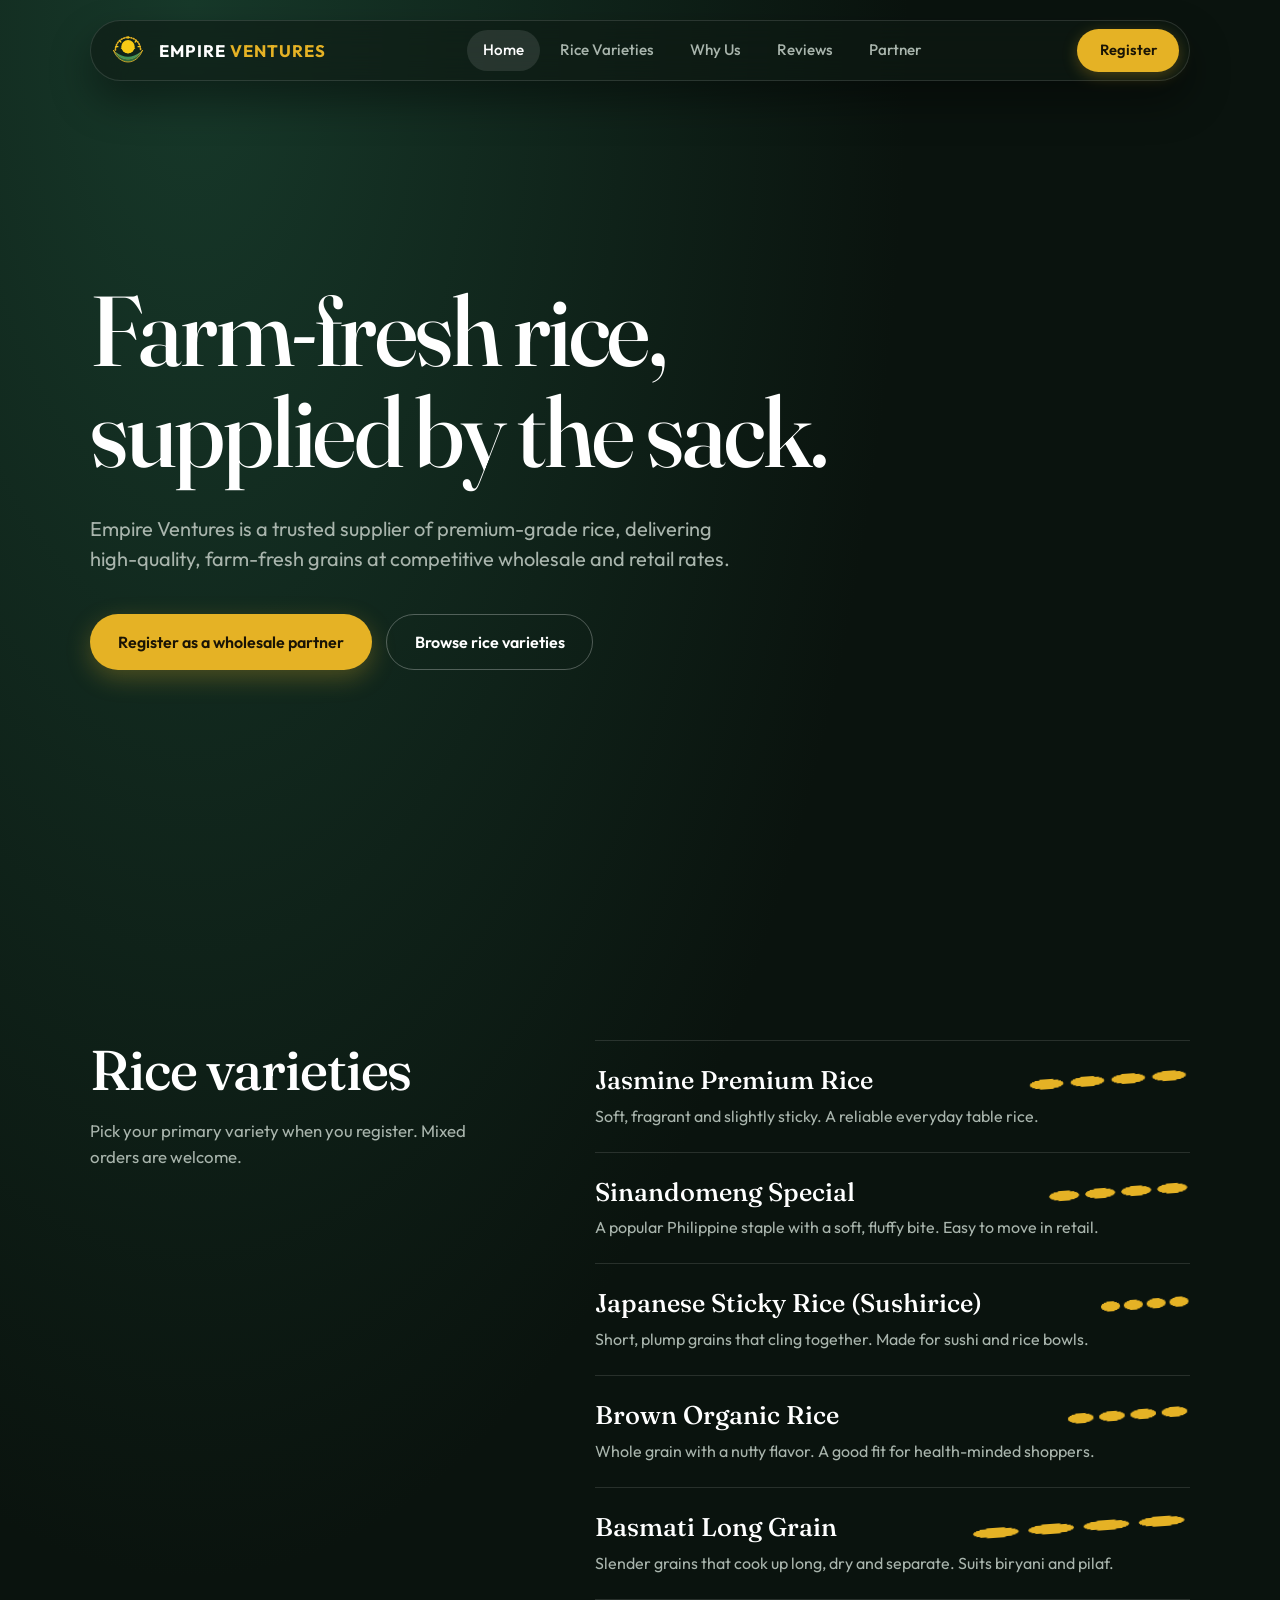
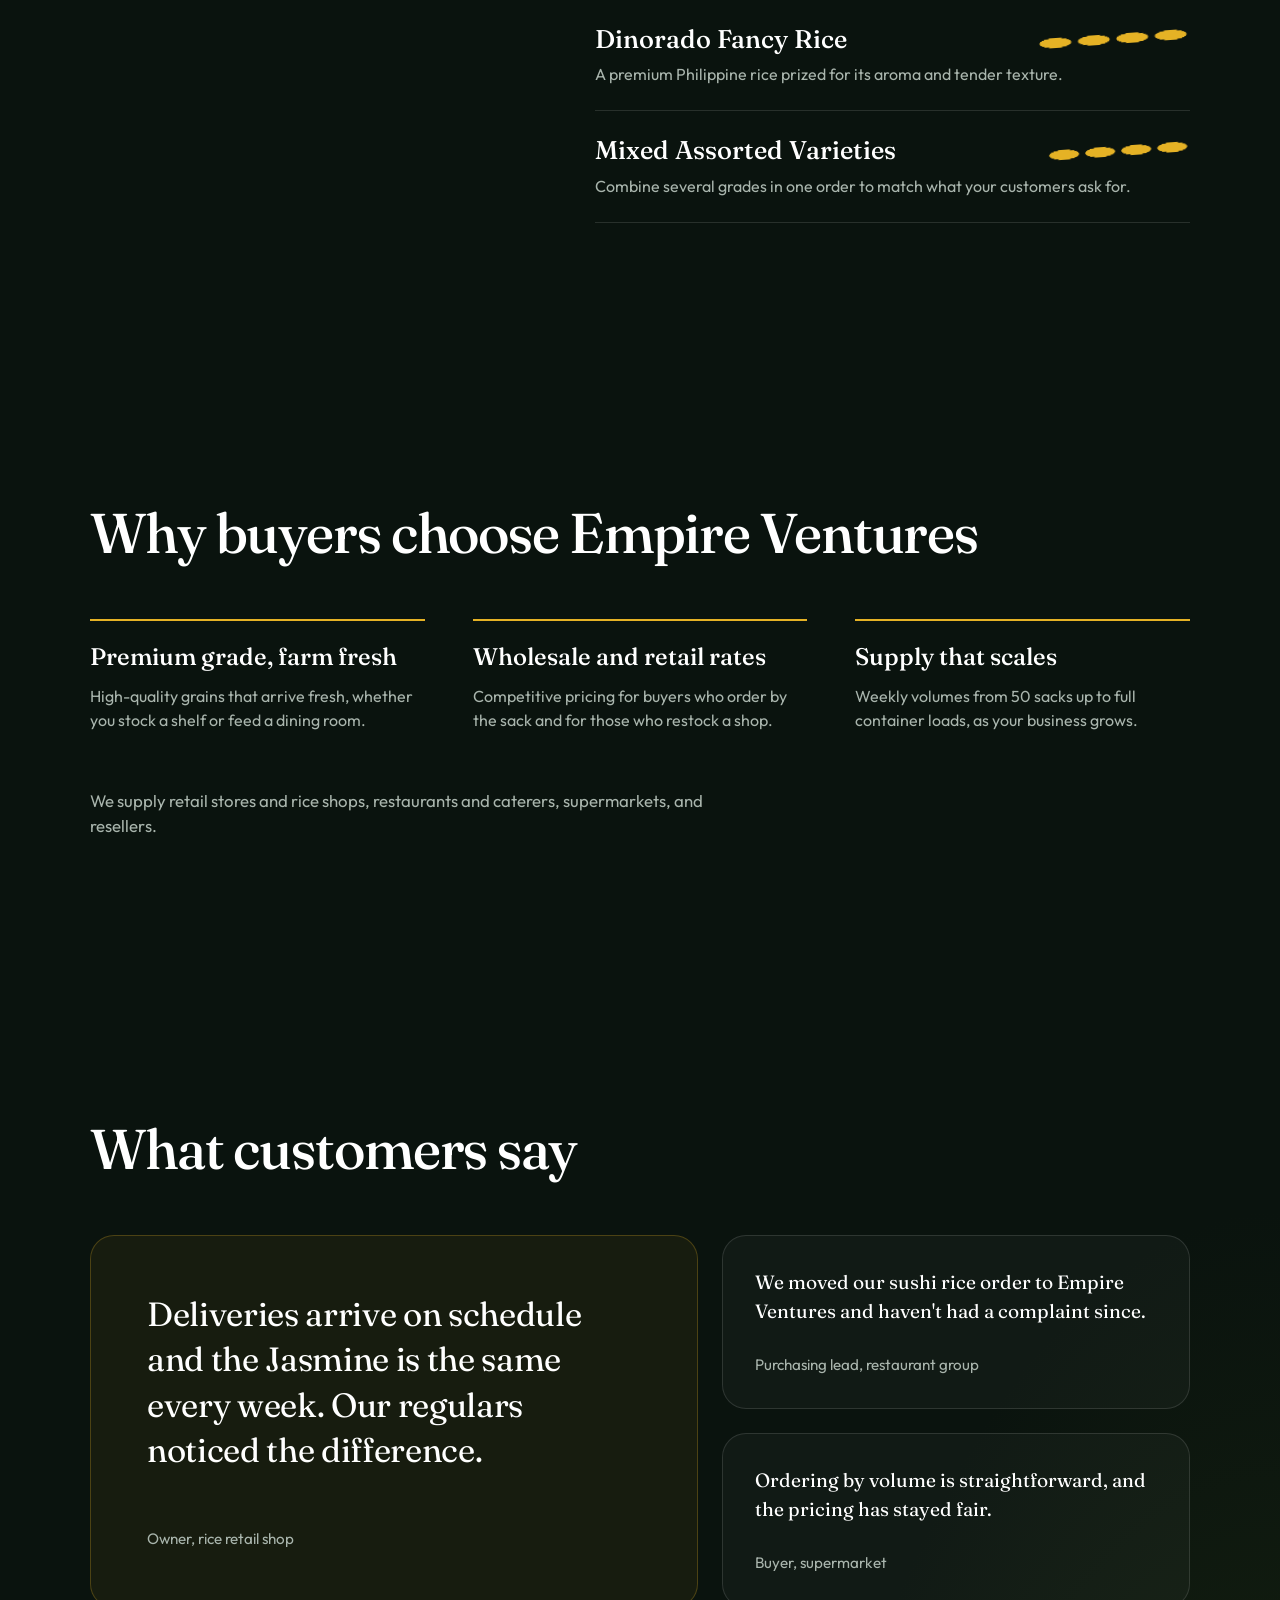
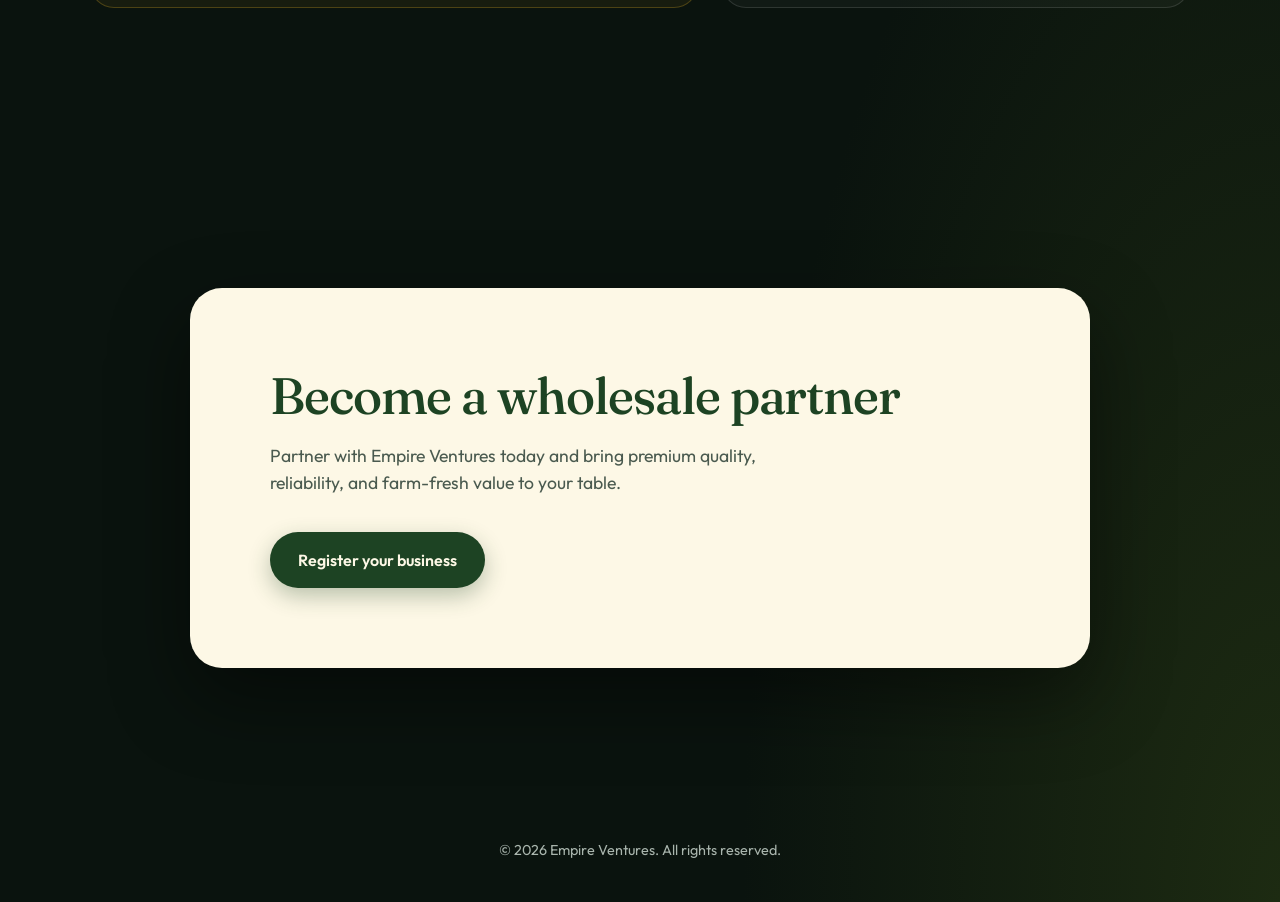
<file: index.html>
<!DOCTYPE html>
<html lang="en">

<head>
    <meta charset="UTF-8">
    <meta name="viewport" content="width=device-width, initial-scale=1.0">
    <meta name="description" content="Empire Ventures supplies premium-grade, farm-fresh rice at competitive wholesale and retail rates.">
    <title>Empire Ventures | Premium rice supplier</title>

    <link rel="preconnect" href="https://fonts.googleapis.com">
    <link rel="preconnect" href="https://fonts.gstatic.com" crossorigin>
    <link href="https://fonts.googleapis.com/css2?family=Outfit:wght@300..700&family=Fraunces:opsz,wght@9..144,400..600&display=swap" rel="stylesheet">
    <link rel="stylesheet" href="style.css">
</head>

<body>
    <div class="header">
        <nav class="navbar" aria-label="Main">
            <a href="#home" class="nav-brand">
                <img class="brand-mark" src="logo.svg" alt="">
                <span class="brand-name">EMPIRE <span>VENTURES</span></span>
            </a>

            <div class="nav-menu" id="nav-menu">
                <a href="#home" class="nav-links active">Home</a>
                <a href="#ricevarieties" class="nav-links">Rice Varieties</a>
                <a href="#whyus" class="nav-links">Why Us</a>
                <a href="#reviews" class="nav-links">Reviews</a>
                <a href="#partner" class="nav-links">Partner</a>
            </div>

            <a href="Registration.html" class="nav-cta">Register</a>

            <button class="nav-toggle" type="button" aria-expanded="false" aria-controls="nav-menu" aria-label="Open menu">
                <span></span><span></span>
            </button>
        </nav>
    </div>

    <main>
        <!-- Home -->
        <section id="home" class="hero">
            <div class="hero-grains" aria-hidden="true"></div>
            <div class="hero-inner">
                <h1>
                    <span class="line"><span style="--i:0">Farm-fresh rice,</span></span>
                    <span class="line"><span style="--i:1">supplied by the sack.</span></span>
                </h1>
                <p class="hero-lede">
                    Empire Ventures is a trusted supplier of premium-grade rice, delivering high-quality,
                    farm-fresh grains at competitive wholesale and retail rates.
                </p>
                <div class="hero-actions">
                    <a class="btn btn-primary" href="Registration.html">Register as a wholesale partner</a>
                    <a class="btn btn-ghost" href="#ricevarieties">Browse rice varieties</a>
                </div>
            </div>
        </section>

        <!-- Rice varieties (names match the options on the registration form) -->
        <section id="ricevarieties" class="page-section">
            <div class="container split">
                <div class="split-head">
                    <h2 class="section-title">Rice varieties</h2>
                    <p class="section-lede">Pick your primary variety when you register. Mixed orders are welcome.</p>
                </div>

                <ul class="variety-list">
                    <li class="variety reveal">
                        <div class="variety-top">
                            <h3 class="variety-name">Jasmine Premium Rice</h3>
                            <span class="grains" style="--r:3.4" aria-hidden="true"></span>
                        </div>
                        <p class="variety-desc">Soft, fragrant and slightly sticky. A reliable everyday table rice.</p>
                    </li>
                    <li class="variety reveal">
                        <div class="variety-top">
                            <h3 class="variety-name">Sinandomeng Special</h3>
                            <span class="grains" style="--r:3" aria-hidden="true"></span>
                        </div>
                        <p class="variety-desc">A popular Philippine staple with a soft, fluffy bite. Easy to move in retail.</p>
                    </li>
                    <li class="variety reveal">
                        <div class="variety-top">
                            <h3 class="variety-name">Japanese Sticky Rice (Sushirice)</h3>
                            <span class="grains" style="--r:1.9" aria-hidden="true"></span>
                        </div>
                        <p class="variety-desc">Short, plump grains that cling together. Made for sushi and rice bowls.</p>
                    </li>
                    <li class="variety reveal">
                        <div class="variety-top">
                            <h3 class="variety-name">Brown Organic Rice</h3>
                            <span class="grains" style="--r:2.6" aria-hidden="true"></span>
                        </div>
                        <p class="variety-desc">Whole grain with a nutty flavor. A good fit for health-minded shoppers.</p>
                    </li>
                    <li class="variety reveal">
                        <div class="variety-top">
                            <h3 class="variety-name">Basmati Long Grain</h3>
                            <span class="grains" style="--r:4.6" aria-hidden="true"></span>
                        </div>
                        <p class="variety-desc">Slender grains that cook up long, dry and separate. Suits biryani and pilaf.</p>
                    </li>
                    <li class="variety reveal">
                        <div class="variety-top">
                            <h3 class="variety-name">Dinorado Fancy Rice</h3>
                            <span class="grains" style="--r:3.2" aria-hidden="true"></span>
                        </div>
                        <p class="variety-desc">A premium Philippine rice prized for its aroma and tender texture.</p>
                    </li>
                    <li class="variety reveal">
                        <div class="variety-top">
                            <h3 class="variety-name">Mixed Assorted Varieties</h3>
                            <span class="grains" style="--r:3" aria-hidden="true"></span>
                        </div>
                        <p class="variety-desc">Combine several grades in one order to match what your customers ask for.</p>
                    </li>
                </ul>
            </div>
        </section>

        <!-- Why us -->
        <section id="whyus" class="page-section">
            <div class="container">
                <h2 class="section-title">Why buyers choose Empire Ventures</h2>

                <div class="reasons">
                    <div class="reason reveal">
                        <h3>Premium grade, farm fresh</h3>
                        <p>High-quality grains that arrive fresh, whether you stock a shelf or feed a dining room.</p>
                    </div>
                    <div class="reason reveal">
                        <h3>Wholesale and retail rates</h3>
                        <p>Competitive pricing for buyers who order by the sack and for those who restock a shop.</p>
                    </div>
                    <div class="reason reveal">
                        <h3>Supply that scales</h3>
                        <p>Weekly volumes from 50 sacks up to full container loads, as your business grows.</p>
                    </div>
                </div>

                <p class="audience reveal">
                    We supply retail stores and rice shops, restaurants and caterers, supermarkets, and resellers.
                </p>
            </div>
        </section>

        <!-- Reviews. SAMPLE TEXT: replace with real customer feedback before publishing. -->
        <section id="reviews" class="page-section">
            <div class="container">
                <h2 class="section-title">What customers say</h2>

                <div class="quotes">
                    <figure class="quote quote--lead reveal">
                        <blockquote>Deliveries arrive on schedule and the Jasmine is the same every week. Our regulars noticed the difference.</blockquote>
                        <figcaption>Owner, rice retail shop</figcaption>
                    </figure>
                    <figure class="quote reveal">
                        <blockquote>We moved our sushi rice order to Empire Ventures and haven't had a complaint since.</blockquote>
                        <figcaption>Purchasing lead, restaurant group</figcaption>
                    </figure>
                    <figure class="quote reveal">
                        <blockquote>Ordering by volume is straightforward, and the pricing has stayed fair.</blockquote>
                        <figcaption>Buyer, supermarket</figcaption>
                    </figure>
                </div>
            </div>
        </section>

        <!-- Call to action -->
        <section id="partner" class="page-section">
            <div class="cta-panel reveal">
                <h2>Become a wholesale partner</h2>
                <p>Partner with Empire Ventures today and bring premium quality, reliability, and farm-fresh value to your table.</p>
                <a class="btn btn-forest" href="Registration.html">Register your business</a>
            </div>
        </section>
    </main>

    <footer class="site-footer">
        &copy; 2026 Empire Ventures. All rights reserved.
    </footer>

    <script src="main.js" defer></script>
</body>

</html>
</file>
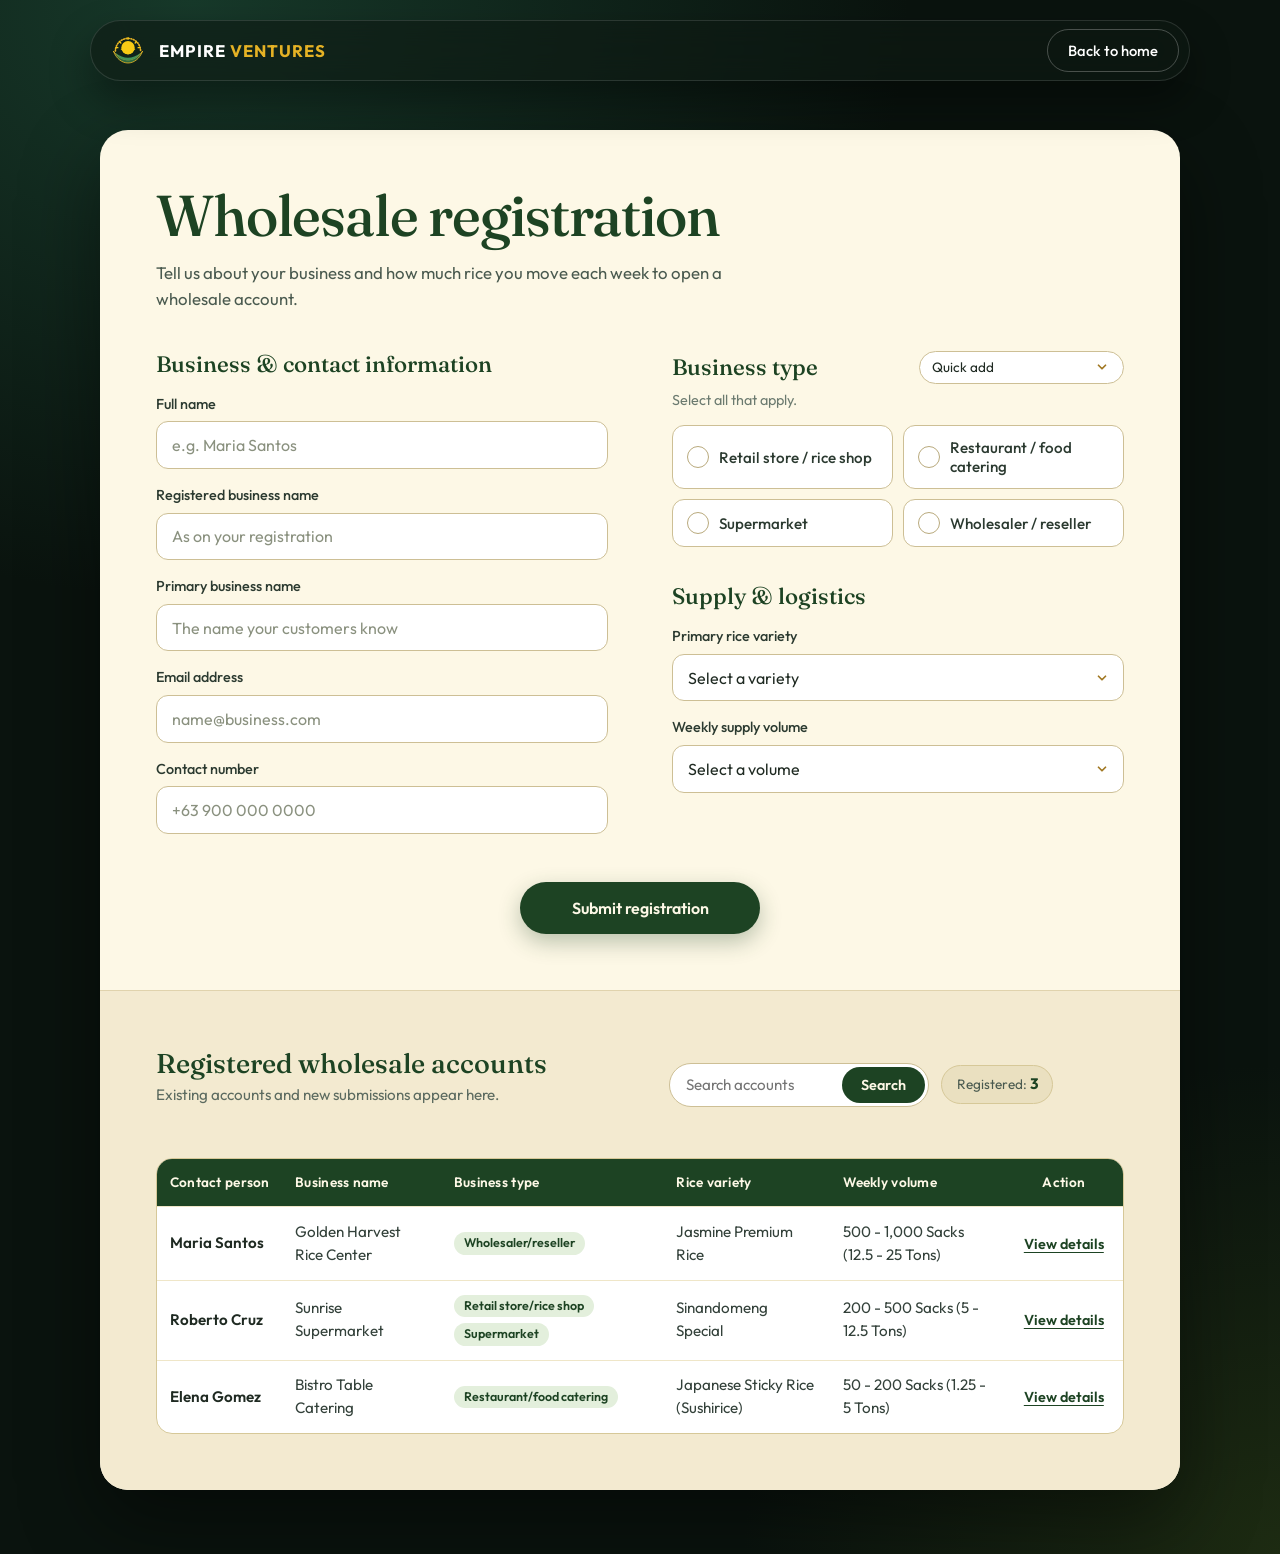
<file: Registration.html>
<!DOCTYPE html>
<html lang="en">
<head>
    <meta charset="UTF-8">
    <meta name="viewport" content="width=device-width, initial-scale=1.0">
    <title>Wholesale registration | Empire Ventures</title>

    <!-- Google Fonts -->
    <link rel="preconnect" href="https://fonts.googleapis.com">
    <link rel="preconnect" href="https://fonts.gstatic.com" crossorigin>
    <link href="https://fonts.googleapis.com/css2?family=Outfit:wght@300..700&family=Fraunces:opsz,wght@9..144,400..600&display=swap" rel="stylesheet">

    <!-- Shared design tokens, buttons and navbar -->
    <link rel="stylesheet" href="style.css">

    <style>
        /* ------------------------------------------------------------------
           Page layout: a cream "paper" sheet on the dark site background
           ------------------------------------------------------------------ */
        .reg-main {
            max-width: 1120px;
            margin: 0 auto;
            padding: 130px 20px 64px;
        }

        .sheet {
            background: var(--cream);
            color: var(--ink);
            border-radius: 28px;
            overflow: hidden;
            box-shadow: 0 30px 80px rgba(0, 0, 0, 0.45);
        }

        .sheet-form { padding: clamp(28px, 5vw, 56px); }

        .sheet h1 {
            font-family: var(--font-display);
            font-weight: 500;
            font-size: clamp(2.2rem, 5vw, 3.6rem);
            line-height: 1.05;
            letter-spacing: -0.02em;
            color: var(--green-deep);
        }

        .sheet-intro {
            margin-top: 14px;
            max-width: 54ch;
            color: #4a5a4f;
            font-size: 1.05rem;
        }

        .form-grid {
            display: grid;
            gap: 40px;
            margin-top: 40px;
        }
        @media (min-width: 900px) {
            .form-grid { grid-template-columns: 1fr 1fr; gap: 64px; }
        }

        fieldset { border: 0; min-width: 0; }
        legend.group-title { padding: 0; margin-bottom: 16px; }

        .group-title {
            font-family: var(--font-display);
            font-weight: 500;
            font-size: 1.4rem;
            line-height: 1.2;
            color: var(--green-deep);
        }
        .group-head {
            display: flex;
            align-items: center;
            justify-content: space-between;
            flex-wrap: wrap;
            gap: 10px;
            margin-bottom: 16px;
        }
        .group-hint {
            margin: -10px 0 14px;
            font-size: 0.9rem;
            color: #6b7a6f;
        }
        .stack { display: grid; gap: 36px; align-content: start; }

        /* ------------------------------------------------------------------
           Fields
           ------------------------------------------------------------------ */
        .field { display: grid; gap: 6px; margin-bottom: 16px; }
        .field:last-child { margin-bottom: 0; }
        .field label {
            font-size: 0.9rem;
            font-weight: 500;
            color: #2b3a30;
        }

        .input, .select {
            width: 100%;
            padding: 0.8rem 0.95rem;
            border: 1.5px solid #cdbf95;
            border-radius: 12px;
            background-color: #fff;
            color: var(--ink);
            font-family: var(--font-body);
            font-size: 1rem;
            transition: border-color 0.2s ease, box-shadow 0.2s ease;
        }
        .input::placeholder { color: #8a917f; }
        .input:hover, .select:hover { border-color: #a17823; }
        .input:focus, .select:focus {
            outline: none;
            border-color: var(--green-deep);
            box-shadow: 0 0 0 4px rgba(29, 67, 35, 0.18);
        }

        .select {
            appearance: none;
            -webkit-appearance: none;
            cursor: pointer;
            padding-right: 2.6rem;
            background-image: url("data:image/svg+xml;utf8,<svg xmlns='http://www.w3.org/2000/svg' width='14' height='14' viewBox='0 0 24 24' fill='none' stroke='%23a17823' stroke-width='3' stroke-linecap='round' stroke-linejoin='round'><path d='m6 9 6 6 6-6'/></svg>");
            background-repeat: no-repeat;
            background-position: right 14px center;
        }
        .select-sm {
            width: auto;
            padding: 0.4rem 2.2rem 0.4rem 0.75rem;
            font-size: 0.85rem;
            border-radius: 999px;
        }

        /* ------------------------------------------------------------------
           Business type toggles
           ------------------------------------------------------------------ */
        .type-grid {
            display: grid;
            grid-template-columns: 1fr 1fr;
            gap: 10px;
        }
        @media (max-width: 520px) { .type-grid { grid-template-columns: 1fr; } }

        .business-type-btn {
            display: flex;
            align-items: center;
            gap: 10px;
            padding: 0.75rem 0.9rem;
            border: 1.5px solid #cdbf95;
            border-radius: 12px;
            background: #fff;
            color: #2b3a30;
            font-family: var(--font-body);
            font-size: 0.95rem;
            font-weight: 500;
            line-height: 1.25;
            text-align: left;
            cursor: pointer;
            user-select: none;
            transition: border-color 0.2s ease, background-color 0.2s ease;
        }
        .business-type-btn:hover { border-color: #a17823; }
        .business-type-btn:focus-visible { outline: 2px solid var(--green-deep); outline-offset: 2px; }

        .business-type-btn .icon-box {
            flex: none;
            display: grid;
            place-items: center;
            width: 22px;
            height: 22px;
            border-radius: 50%;
            border: 1.5px solid #b9aa7d;
            background: #fff;
            transition: background-color 0.2s ease, border-color 0.2s ease;
        }
        .business-type-btn .icon-box svg {
            width: 12px;
            height: 12px;
            stroke: #fff;
            transform: scale(0);
            transition: transform 0.25s cubic-bezier(0.3, 1.6, 0.5, 1);
        }
        .business-type-btn.selected {
            border-color: var(--green-deep);
            background: #eef5e9;
        }
        .business-type-btn.selected .icon-box {
            background: var(--green-deep);
            border-color: var(--green-deep);
        }
        .business-type-btn.selected .icon-box svg { transform: scale(1); }

        .form-actions {
            display: flex;
            justify-content: center;
            margin-top: 48px;
        }
        .form-actions .btn { min-width: 240px; }
        @media (max-width: 520px) { .form-actions .btn { width: 100%; } }

        /* ------------------------------------------------------------------
           Registered accounts
           ------------------------------------------------------------------ */
        .accounts {
            padding: clamp(28px, 5vw, 56px);
            background: var(--cream-deep);
            border-top: 1px solid #e0d3ad;
        }
        .accounts-head {
            display: flex;
            flex-wrap: wrap;
            align-items: flex-end;
            justify-content: space-between;
            gap: 20px;
            margin-bottom: 24px;
        }
        .accounts-head h2 {
            font-family: var(--font-display);
            font-weight: 500;
            font-size: 1.7rem;
            line-height: 1.2;
            color: var(--green-deep);
        }
        .accounts-head p { margin-top: 4px; color: #5c6b60; font-size: 0.95rem; }

        .accounts-tools {
            display: flex;
            align-items: center;
            flex-wrap: wrap;
            gap: 12px;
        }
        .search-box {
            display: flex;
            align-items: center;
            padding: 3px 3px 3px 16px;
            width: min(100%, 260px);
            background: #fff;
            border: 1.5px solid #cdbf95;
            border-radius: 999px;
            transition: border-color 0.2s ease, box-shadow 0.2s ease;
        }
        .search-box:focus-within {
            border-color: var(--green-deep);
            box-shadow: 0 0 0 4px rgba(29, 67, 35, 0.18);
        }
        .search-box input {
            flex: 1;
            min-width: 0;
            border: 0;
            outline: 0;
            background: transparent;
            font-family: var(--font-body);
            font-size: 0.95rem;
            color: var(--ink);
        }
        .search-box .btn { padding: 0.5rem 1.15rem; font-size: 0.9rem; box-shadow: none; }

        .count-pill {
            padding: 0.45rem 0.9rem;
            border-radius: 999px;
            background: #eae0c0;
            border: 1px solid #d6c898;
            font-size: 0.85rem;
            color: #4a5a4f;
            white-space: nowrap;
        }
        .count-pill strong { color: var(--green-deep); font-size: 0.95rem; }
        .search-status { min-height: 1.4em; margin-bottom: 8px; font-size: 0.85rem; color: #5c6b60; }

        .table-wrap {
            overflow-x: auto;
            background: #fff;
            border: 1px solid #d6c898;
            border-radius: 16px;
        }
        table { width: 100%; min-width: 780px; border-collapse: collapse; text-align: left; }
        thead th {
            padding: 0.85rem 0.8rem;
            background: var(--green-deep);
            color: var(--cream);
            font-size: 0.85rem;
            font-weight: 600;
            letter-spacing: 0.02em;
            white-space: nowrap;
        }
        tbody td {
            padding: 0.85rem 0.8rem;
            border-top: 1px solid #efe6c8;
            font-size: 0.95rem;
            color: #33413a;
            vertical-align: middle;
        }
        tbody tr { transition: background-color 0.2s ease; }
        tbody tr:hover { background: #fffaf0; }
        .cell-strong { font-weight: 600; color: var(--ink); }
        .cell-center { text-align: center; }
        .empty-row { padding: 2rem 1rem; text-align: center; color: #6b7a6f; }

        .badge-row { display: flex; flex-wrap: wrap; gap: 6px; }
        .badge-type {
            padding: 2px 10px;
            border-radius: 999px;
            background: #e3efdc;
            color: var(--green-deep);
            font-size: 0.78rem;
            font-weight: 600;
            white-space: nowrap;
        }

        .link-btn {
            padding: 0.25rem 0.4rem;
            border: 0;
            background: none;
            color: var(--green-deep);
            font-family: var(--font-body);
            font-size: 0.9rem;
            font-weight: 600;
            text-decoration: underline;
            text-underline-offset: 3px;
            cursor: pointer;
            white-space: nowrap;
        }
        .link-btn:hover { color: #a17823; }
        .link-btn:focus-visible { outline-color: var(--green-deep); }

        /* A newly added row flashes gold, then settles */
        .row-new { animation: row-flash 2.4s ease-out; }
        @keyframes row-flash {
            from { background-color: #fbe6a0; }
            to   { background-color: transparent; }
        }

        /* ------------------------------------------------------------------
           Modal
           ------------------------------------------------------------------ */
        .modal-overlay {
            position: fixed;
            inset: 0;
            z-index: 2000;
            display: flex;
            align-items: center;
            justify-content: center;
            padding: 16px;
            background: rgba(4, 10, 7, 0.65);
            backdrop-filter: blur(4px);
            -webkit-backdrop-filter: blur(4px);
            animation: overlay-in 0.2s ease;
        }
        .modal-overlay[hidden] { display: none; }

        .modal-card {
            width: 100%;
            max-width: 440px;
            padding: 32px 28px 28px;
            border-radius: 24px;
            background: var(--cream);
            color: var(--ink);
            text-align: center;
            box-shadow: 0 30px 80px rgba(0, 0, 0, 0.5);
            animation: modal-in 0.3s cubic-bezier(0.2, 0.9, 0.3, 1.2);
        }
        .modal-card h3 {
            font-family: var(--font-display);
            font-weight: 500;
            font-size: 1.7rem;
            line-height: 1.2;
            color: var(--green-deep);
            margin-bottom: 10px;
        }
        .modal-message { margin-bottom: 24px; color: #3d4a41; font-size: 0.98rem; }
        .modal-note { margin-top: 8px; font-size: 0.85rem; color: #6b7a6f; }

        .modal-icon {
            display: grid;
            place-items: center;
            width: 60px;
            height: 60px;
            margin: 0 auto 16px;
            border-radius: 50%;
            border: 2px solid;
            font-family: var(--font-display);
            font-size: 1.6rem;
            font-weight: 600;
        }
        .modal-icon--success { background: #e3efdc; color: #1d4323; border-color: #4a8f5a; }
        .modal-icon--warning { background: #fdeec2; color: #7a5300; border-color: #e5b225; }
        .modal-icon--info    { background: #e2ecf2; color: #1f4b63; border-color: #6a9bb5; }

        .detail-list {
            display: grid;
            gap: 10px;
            padding: 16px 18px;
            border-radius: 14px;
            background: #fff;
            border: 1px solid #e0d3ad;
            text-align: left;
            font-size: 0.92rem;
        }
        .detail-list div { display: grid; grid-template-columns: 7.5rem 1fr; gap: 10px; }
        .detail-list dt { color: #6b7a6f; }
        .detail-list dd { font-weight: 500; overflow-wrap: anywhere; }
        @media (max-width: 420px) { .detail-list div { grid-template-columns: 1fr; gap: 0; } }

        @keyframes overlay-in { from { opacity: 0; } to { opacity: 1; } }
        @keyframes modal-in {
            from { opacity: 0; transform: translateY(12px) scale(0.94); }
            to   { opacity: 1; transform: none; }
        }
    </style>
</head>
<body>

    <!-- Navbar (same look as the home page) -->
    <div class="header">
        <nav class="navbar" aria-label="Main">
            <a href="index.html" class="nav-brand">
                <img class="brand-mark" src="logo.svg" alt="">
                <span class="brand-name">EMPIRE <span>VENTURES</span></span>
            </a>
            <a href="index.html" class="nav-back">Back to home</a>
        </nav>
    </div>

    <main class="reg-main">
        <div class="sheet">

            <!-- Registration form -->
            <form id="registrationForm" class="sheet-form">
                <h1>Wholesale registration</h1>
                <p class="sheet-intro">
                    Tell us about your business and how much rice you move each week to open a wholesale account.
                </p>

                <div class="form-grid">

                    <!-- Left column: Business & contact information -->
                    <fieldset>
                        <legend class="group-title">Business &amp; contact information</legend>

                        <div class="field">
                            <label for="fullName">Full name</label>
                            <input class="input" type="text" id="fullName" required autocomplete="name" placeholder="e.g. Maria Santos">
                        </div>
                        <div class="field">
                            <label for="registeredName">Registered business name</label>
                            <input class="input" type="text" id="registeredName" required autocomplete="organization" placeholder="As on your registration">
                        </div>
                        <div class="field">
                            <label for="primaryName">Primary business name</label>
                            <input class="input" type="text" id="primaryName" required placeholder="The name your customers know">
                        </div>
                        <div class="field">
                            <label for="email">Email address</label>
                            <input class="input" type="email" id="email" required autocomplete="email" placeholder="name@business.com">
                        </div>
                        <div class="field">
                            <label for="contactNumber">Contact number</label>
                            <input class="input" type="tel" id="contactNumber" required autocomplete="tel" placeholder="+63 900 000 0000">
                        </div>
                    </fieldset>

                    <!-- Right column -->
                    <div class="stack">

                        <!-- Business type -->
                        <div>
                            <div class="group-head">
                                <h2 class="group-title" id="businessTypeTitle">Business type</h2>
                                <select id="businessTypeDropdown" class="select select-sm" aria-label="Quick add a business type">
                                    <option value="">Quick add</option>
                                    <option value="Retail store/rice shop">Retail store/rice shop</option>
                                    <option value="Restaurant/food catering">Restaurant/food catering</option>
                                    <option value="Supermarket">Supermarket</option>
                                    <option value="Wholesaler/reseller">Wholesaler/reseller</option>
                                </select>
                            </div>
                            <p class="group-hint">Select all that apply.</p>

                            <div class="type-grid" id="businessTypeGroup" role="group" aria-labelledby="businessTypeTitle">
                                <button type="button" class="business-type-btn" role="checkbox" aria-checked="false" data-type="Retail store/rice shop">
                                    <span class="icon-box" aria-hidden="true"><svg viewBox="0 0 24 24" fill="none" stroke-width="4" stroke-linecap="round" stroke-linejoin="round"><path d="m5 12 5 5 9-10"/></svg></span>
                                    <span>Retail store / rice shop</span>
                                </button>
                                <button type="button" class="business-type-btn" role="checkbox" aria-checked="false" data-type="Restaurant/food catering">
                                    <span class="icon-box" aria-hidden="true"><svg viewBox="0 0 24 24" fill="none" stroke-width="4" stroke-linecap="round" stroke-linejoin="round"><path d="m5 12 5 5 9-10"/></svg></span>
                                    <span>Restaurant / food catering</span>
                                </button>
                                <button type="button" class="business-type-btn" role="checkbox" aria-checked="false" data-type="Supermarket">
                                    <span class="icon-box" aria-hidden="true"><svg viewBox="0 0 24 24" fill="none" stroke-width="4" stroke-linecap="round" stroke-linejoin="round"><path d="m5 12 5 5 9-10"/></svg></span>
                                    <span>Supermarket</span>
                                </button>
                                <button type="button" class="business-type-btn" role="checkbox" aria-checked="false" data-type="Wholesaler/reseller">
                                    <span class="icon-box" aria-hidden="true"><svg viewBox="0 0 24 24" fill="none" stroke-width="4" stroke-linecap="round" stroke-linejoin="round"><path d="m5 12 5 5 9-10"/></svg></span>
                                    <span>Wholesaler / reseller</span>
                                </button>
                            </div>
                        </div>

                        <!-- Supply & logistics -->
                        <fieldset>
                            <legend class="group-title">Supply &amp; logistics</legend>

                            <div class="field">
                                <label for="riceVarieties">Primary rice variety</label>
                                <select id="riceVarieties" class="select" required>
                                    <option value="" disabled selected>Select a variety</option>
                                    <option value="Jasmine Premium Rice">Jasmine Premium Rice</option>
                                    <option value="Sinandomeng Special">Sinandomeng Special</option>
                                    <option value="Japanese Sticky Rice (Sushirice)">Japanese Sticky Rice (Sushirice)</option>
                                    <option value="Brown Organic Rice">Brown Organic Rice</option>
                                    <option value="Basmati Long Grain">Basmati Long Grain</option>
                                    <option value="Dinorado Fancy Rice">Dinorado Fancy Rice</option>
                                    <option value="Mixed Assorted Varieties">Mixed Assorted Varieties</option>
                                </select>
                            </div>

                            <div class="field">
                                <label for="supplyVolume">Weekly supply volume</label>
                                <select id="supplyVolume" class="select" required>
                                    <option value="" disabled selected>Select a volume</option>
                                    <option value="50 - 200 Sacks (1.25 - 5 Tons)">50 - 200 Sacks (1.25 - 5 Tons)</option>
                                    <option value="200 - 500 Sacks (5 - 12.5 Tons)">200 - 500 Sacks (5 - 12.5 Tons)</option>
                                    <option value="500 - 1,000 Sacks (12.5 - 25 Tons)">500 - 1,000 Sacks (12.5 - 25 Tons)</option>
                                    <option value="1,000+ Sacks (>25 Tons / Container)">1,000+ Sacks (&gt;25 Tons / Container)</option>
                                </select>
                            </div>
                        </fieldset>

                    </div>
                </div>

                <div class="form-actions">
                    <button type="submit" class="btn btn-forest">Submit registration</button>
                </div>
            </form>

            <!-- Registered accounts -->
            <section class="accounts" aria-labelledby="accountsTitle">
                <div class="accounts-head">
                    <div>
                        <h2 id="accountsTitle">Registered wholesale accounts</h2>
                        <p>Existing accounts and new submissions appear here.</p>
                    </div>
                    <div class="accounts-tools">
                        <div class="search-box" role="search">
                            <input type="text" id="searchInput" placeholder="Search accounts" aria-label="Search registered accounts">
                            <button type="button" id="searchButton" class="btn btn-forest">Search</button>
                        </div>
                        <div class="count-pill">Registered: <strong id="registrationCount">3</strong></div>
                    </div>
                </div>

                <p class="search-status" id="searchStatus" role="status" aria-live="polite"></p>

                <div class="table-wrap">
                    <table>
                        <thead>
                            <tr>
                                <th scope="col">Contact person</th>
                                <th scope="col">Business name</th>
                                <th scope="col">Business type</th>
                                <th scope="col">Rice variety</th>
                                <th scope="col">Weekly volume</th>
                                <th scope="col" class="cell-center">Action</th>
                            </tr>
                        </thead>
                        <tbody id="registrationTableBody">
                            <!-- Rows are rendered by registration.js -->
                        </tbody>
                    </table>
                </div>
            </section>

        </div>
    </main>

    <!-- Message / details dialog -->
    <div id="modalOverlay" class="modal-overlay" hidden>
        <div class="modal-card" role="dialog" aria-modal="true" aria-labelledby="modalTitle" aria-describedby="modalMessage">
            <div id="modalIcon" class="modal-icon modal-icon--success" aria-hidden="true">&#10003;</div>
            <h3 id="modalTitle">Registration submitted</h3>
            <div id="modalMessage" class="modal-message"></div>
            <button type="button" id="modalClose" class="btn btn-forest">OK</button>
        </div>
    </div>

    <script src="registration.js" defer></script>
</body>
</html>
</file>
<file: style.css>
/* ==========================================================================
   EMPIRE VENTURES — shared styles (home page + registration page)
   ========================================================================== */

:root {
  /* Surfaces */
  --bg-main: #0a130e;
  --bg-gradient:
    radial-gradient(ellipse 80% 55% at 15% 0%, #17392a 0%, transparent 70%),
    radial-gradient(ellipse 60% 45% at 100% 100%, #1d2b12 0%, transparent 70%);
  --glass-bg: rgba(255, 255, 255, 0.05);
  --glass-border: rgba(255, 255, 255, 0.12);

  /* Brand */
  --green-primary: #10b981;
  --green-hover: #059669;
  --green-glow: rgba(16, 185, 129, 0.25);
  --green-deep: #1d4323;
  --grain: #e5b225;
  --grain-bright: #f7cb15;
  --grain-glow: rgba(229, 178, 37, 0.28);
  --cream: #fdf8e6;
  --cream-deep: #f3ead0;

  /* Text */
  --text-white: #ffffff;
  --text-muted: #a9b5ad;
  --ink: #1f2a22;

  /* Type */
  --font-body: "Outfit", system-ui, -apple-system, "Segoe UI", sans-serif;
  --font-display: "Fraunces", Georgia, "Times New Roman", serif;
}

* {
  margin: 0;
  padding: 0;
  box-sizing: border-box;
}

html {
  scroll-behavior: smooth;
}

body {
  font-family: var(--font-body);
  background-color: var(--bg-main);
  background-image: var(--bg-gradient);
  min-height: 100vh;
  color: var(--text-white);
  overflow-x: hidden;
  position: relative;
  line-height: 1.5;
}

img { max-width: 100%; display: block; }

:focus-visible {
  outline: 2px solid var(--grain);
  outline-offset: 3px;
}

/* ==========================================================================
   Buttons
   ========================================================================== */

.btn {
  display: inline-flex;
  align-items: center;
  justify-content: center;
  padding: 0.95rem 1.7rem;
  border-radius: 999px;
  border: 1px solid transparent;
  font-family: var(--font-body);
  font-size: 1rem;
  font-weight: 600;
  text-decoration: none;
  cursor: pointer;
  transition: transform 0.25s ease, background-color 0.25s ease,
              box-shadow 0.25s ease, border-color 0.25s ease;
}

.btn:active { transform: translateY(1px) !important; }

/* Gold: main action on dark backgrounds */
.btn-primary {
  background: var(--grain);
  color: #1a1405;
  box-shadow: 0 8px 24px var(--grain-glow);
}
.btn-primary:hover {
  background: var(--grain-bright);
  transform: translateY(-2px);
  box-shadow: 0 12px 30px var(--grain-glow);
}

/* Outline: secondary action on dark backgrounds */
.btn-ghost {
  color: var(--text-white);
  border-color: rgba(255, 255, 255, 0.28);
  background: transparent;
}
.btn-ghost:hover {
  background: rgba(255, 255, 255, 0.08);
  border-color: rgba(255, 255, 255, 0.5);
}

/* Forest: main action on cream backgrounds */
.btn-forest {
  background: var(--green-deep);
  color: var(--cream);
  box-shadow: 0 8px 22px rgba(29, 67, 35, 0.3);
}
.btn-forest:hover {
  background: #275c30;
  transform: translateY(-2px);
}
.btn-forest:focus-visible { outline-color: var(--green-deep); }

/* ==========================================================================
   Navbar (shared)
   ========================================================================== */

.header {
  position: fixed;
  top: 20px;
  left: 0;
  right: 0;
  z-index: 1000;
  padding: 0 24px;
}

.navbar {
  position: relative;
  max-width: 1100px;
  margin: 0 auto;
  padding: 8px 10px 8px 16px;
  display: flex;
  align-items: center;
  justify-content: space-between;
  gap: 16px;
  background: rgba(14, 26, 19, 0.6);
  backdrop-filter: blur(20px);
  -webkit-backdrop-filter: blur(20px);
  border-radius: 100px;
  border: 1px solid var(--glass-border);
  box-shadow: 0 20px 40px rgba(0, 0, 0, 0.4);
}

.nav-brand {
  display: flex;
  align-items: center;
  gap: 10px;
  text-decoration: none;
  color: var(--text-white);
  font-weight: 700;
  font-size: 1.05rem;
  letter-spacing: 0.06em;
  white-space: nowrap;
}

.brand-mark {
  width: 42px;
  height: 42px;
  flex: none;
}

.brand-name span { color: var(--grain); }

.nav-menu {
  display: flex;
  align-items: center;
  gap: 0.25rem;
}

.nav-links {
  color: var(--text-muted);
  text-decoration: none;
  font-weight: 500;
  font-size: 0.95rem;
  padding: 0.55rem 1rem;
  border-radius: 50px;
  white-space: nowrap;
  transition: color 0.25s ease, background-color 0.25s ease;
}

.nav-links:hover,
.nav-links.active {
  color: var(--text-white);
  background: rgba(255, 255, 255, 0.1);
}

.nav-cta {
  text-decoration: none;
  padding: 0.65rem 1.4rem;
  background: var(--grain);
  color: #1a1405;
  font-size: 0.92rem;
  font-weight: 600;
  border-radius: 50px;
  box-shadow: 0 4px 15px var(--grain-glow);
  transition: background-color 0.25s ease, transform 0.25s ease;
  white-space: nowrap;
}

.nav-cta:hover {
  background: var(--grain-bright);
  transform: translateY(-1px);
}

.nav-back {
  text-decoration: none;
  padding: 0.6rem 1.25rem;
  color: var(--text-white);
  font-size: 0.92rem;
  font-weight: 500;
  border: 1px solid rgba(255, 255, 255, 0.25);
  border-radius: 50px;
  transition: background-color 0.25s ease;
  white-space: nowrap;
}
.nav-back:hover { background: rgba(255, 255, 255, 0.1); }

.nav-toggle {
  display: none;
  width: 42px;
  height: 42px;
  border: 0;
  border-radius: 50%;
  background: rgba(255, 255, 255, 0.08);
  cursor: pointer;
  position: relative;
}
.nav-toggle span {
  position: absolute;
  left: 12px;
  right: 12px;
  height: 2px;
  border-radius: 2px;
  background: var(--text-white);
  transition: transform 0.3s ease, top 0.3s ease;
}
.nav-toggle span:nth-child(1) { top: 16px; }
.nav-toggle span:nth-child(2) { top: 24px; }
.header.open .nav-toggle span:nth-child(1) { top: 20px; transform: rotate(45deg); }
.header.open .nav-toggle span:nth-child(2) { top: 20px; transform: rotate(-45deg); }

@media (max-width: 980px) {
  .nav-toggle { display: block; }
  .nav-cta { margin-left: auto; }

  .nav-menu {
    position: absolute;
    top: calc(100% + 10px);
    left: 0;
    right: 0;
    flex-direction: column;
    align-items: stretch;
    padding: 10px;
    border-radius: 24px;
    background: #0e1a13;
    border: 1px solid var(--glass-border);
    box-shadow: 0 20px 40px rgba(0, 0, 0, 0.5);
    opacity: 0;
    visibility: hidden;
    transform: translateY(-8px);
    transition: opacity 0.25s ease, transform 0.25s ease, visibility 0.25s;
  }
  .header.open .nav-menu {
    opacity: 1;
    visibility: visible;
    transform: none;
  }
  .nav-links { padding: 0.8rem 1.1rem; border-radius: 16px; }
}

@media (max-width: 420px) {
  .header { padding: 0 12px; }
  .brand-name { display: none; }
}

/* ==========================================================================
   Home page — layout helpers
   ========================================================================== */

.container {
  max-width: 1100px;
  margin: 0 auto;
}

.page-section {
  padding: clamp(80px, 12vw, 140px) 24px;
  position: relative;
}

.section-title {
  font-family: var(--font-display);
  font-weight: 500;
  font-size: clamp(2.2rem, 5vw, 3.5rem);
  line-height: 1.08;
  letter-spacing: -0.02em;
}

.section-lede {
  margin-top: 18px;
  max-width: 44ch;
  color: var(--text-muted);
  font-size: 1.05rem;
}

/* ==========================================================================
   Hero
   ========================================================================== */

.hero {
  min-height: 100vh;
  min-height: 100svh;
  display: flex;
  align-items: center;
  padding: 140px 24px 90px;
  overflow: hidden;
}

.hero-inner {
  position: relative;
  z-index: 1;
  width: 100%;
  max-width: 1100px;
  margin: 0 auto;
}

.hero h1 {
  font-family: var(--font-display);
  font-weight: 500;
  font-size: clamp(2.7rem, 8vw, 6.2rem);
  line-height: 1.02;
  letter-spacing: -0.025em;
}

/* Each line is masked so the text rises up from behind an invisible edge */
.hero h1 .line {
  display: block;
  overflow: hidden;
  padding-bottom: 0.12em;
  margin-bottom: -0.12em;
}
.hero h1 .line span {
  display: block;
  transform: translateY(110%);
  animation: rise 1s cubic-bezier(0.2, 0.7, 0.2, 1) forwards;
  animation-delay: calc(0.15s + var(--i) * 0.14s);
}

.hero-lede {
  margin-top: 32px;
  max-width: 50ch;
  font-size: clamp(1.05rem, 2vw, 1.25rem);
  color: var(--text-muted);
  animation: fade-up 0.8s ease both;
  animation-delay: 0.65s;
}

.hero-actions {
  margin-top: 40px;
  display: flex;
  flex-wrap: wrap;
  gap: 14px;
  animation: fade-up 0.8s ease both;
  animation-delay: 0.8s;
}

@keyframes rise { to { transform: translateY(0); } }
@keyframes fade-up {
  from { opacity: 0; transform: translateY(16px); }
  to   { opacity: 1; transform: none; }
}

/* Ambient falling grains (generated in main.js) */
.hero-grains {
  position: absolute;
  inset: 0;
  z-index: 0;
  pointer-events: none;
  overflow: hidden;
  -webkit-mask-image: linear-gradient(to bottom, transparent, #000 18%, #000 78%, transparent);
          mask-image: linear-gradient(to bottom, transparent, #000 18%, #000 78%, transparent);
}
.hero-grains.is-paused .grain { animation-play-state: paused; }

.grain {
  position: absolute;
  top: 0;
  left: var(--x);
  width: var(--w);
  height: calc(var(--w) * 0.34);
  border-radius: 50%;
  background: linear-gradient(135deg, #f7d56a, #c8971a);
  opacity: 0;
  animation: fall var(--dur) linear var(--delay) infinite;
}

@keyframes fall {
  0%   { transform: translate3d(0, -10vh, 0) rotate(var(--r)); opacity: 0; }
  8%   { opacity: var(--o); }
  92%  { opacity: var(--o); }
  100% { transform: translate3d(var(--sway), 110vh, 0) rotate(calc(var(--r) + 240deg)); opacity: 0; }
}

/* ==========================================================================
   Rice varieties
   ========================================================================== */

.split {
  display: grid;
  gap: 48px;
}
@media (min-width: 900px) {
  .split { grid-template-columns: 5fr 7fr; gap: 80px; }
  .split-head { position: sticky; top: 120px; align-self: start; }
}

.variety-list { list-style: none; }

.variety {
  padding: 24px 0;
  border-top: 1px solid var(--glass-border);
}
.variety:last-child { border-bottom: 1px solid var(--glass-border); }

.variety-top {
  display: flex;
  align-items: center;
  justify-content: space-between;
  gap: 20px;
}

.variety-name {
  font-family: var(--font-display);
  font-weight: 500;
  font-size: clamp(1.25rem, 2.5vw, 1.6rem);
  line-height: 1.2;
  transition: color 0.25s ease;
}
.variety:hover .variety-name { color: var(--grain); }

.variety-desc {
  margin-top: 8px;
  max-width: 52ch;
  color: var(--text-muted);
}

/*
  Grain silhouettes: --r is the real length-to-width ratio of the grain,
  so long-grain rice looks long and sushi rice looks plump.
*/
.grains {
  --h: 14px;
  flex: none;
  display: block;
  height: var(--h);
  width: calc(var(--r) * var(--h) * 0.86 * 4);
  background:
    radial-gradient(ellipse 42% 36% at 50% 50%, var(--grain) 96%, transparent 100%)
    0 0 / calc(var(--r) * var(--h) * 0.86) 100% repeat-x;
  transform: rotate(-4deg);
  transition: transform 0.4s ease;
}
.variety:hover .grains { transform: rotate(-4deg) translateX(-6px); }

/* ==========================================================================
   Why us
   ========================================================================== */

.reasons {
  margin-top: 56px;
  display: grid;
  gap: 40px;
}
@media (min-width: 800px) {
  .reasons { grid-template-columns: repeat(3, 1fr); gap: 48px; }
}

.reason {
  border-top: 2px solid var(--grain);
  padding-top: 22px;
}
.reason h3 {
  font-family: var(--font-display);
  font-weight: 500;
  font-size: 1.5rem;
  line-height: 1.2;
}
.reason p {
  margin-top: 12px;
  color: var(--text-muted);
}

.audience {
  margin-top: 56px;
  max-width: 62ch;
  color: var(--text-muted);
  font-size: 1.05rem;
}

/* ==========================================================================
   Reviews
   ========================================================================== */

.quotes {
  margin-top: 56px;
  display: grid;
  gap: 24px;
}
@media (min-width: 900px) {
  .quotes { grid-template-columns: 1.3fr 1fr; grid-template-rows: auto auto; }
  .quote--lead { grid-row: 1 / span 2; }
}

.quote {
  padding: 32px;
  border: 1px solid var(--glass-border);
  border-radius: 24px;
  background: rgba(255, 255, 255, 0.03);
  display: flex;
  flex-direction: column;
  justify-content: space-between;
  gap: 28px;
}
.quote blockquote {
  font-family: var(--font-display);
  font-size: 1.2rem;
  line-height: 1.5;
}
.quote--lead {
  padding: clamp(32px, 5vw, 56px);
  background: rgba(229, 178, 37, 0.06);
  border-color: rgba(229, 178, 37, 0.25);
}
.quote--lead blockquote {
  font-size: clamp(1.5rem, 3vw, 2.1rem);
  line-height: 1.35;
  letter-spacing: -0.01em;
}
.quote figcaption {
  color: var(--text-muted);
  font-size: 0.95rem;
}

/* ==========================================================================
   Call to action
   ========================================================================== */

.cta-panel {
  max-width: 900px;
  margin: 0 auto;
  padding: clamp(40px, 7vw, 80px);
  border-radius: 32px;
  background: var(--cream);
  color: var(--ink);
  box-shadow: 0 30px 80px rgba(0, 0, 0, 0.45);
}
.cta-panel h2 {
  font-family: var(--font-display);
  font-weight: 500;
  font-size: clamp(2rem, 5vw, 3.2rem);
  line-height: 1.08;
  letter-spacing: -0.02em;
  color: var(--green-deep);
}
.cta-panel p {
  margin: 20px 0 36px;
  max-width: 46ch;
  font-size: 1.1rem;
  color: #4a5a4f;
}

.site-footer {
  padding: 32px 24px 40px;
  text-align: center;
  color: var(--text-muted);
  font-size: 0.9rem;
}

/* ==========================================================================
   Scroll reveal (CSS only, so content is never hidden if it isn't supported)
   ========================================================================== */

@supports (animation-timeline: view()) {
  .reveal {
    animation: reveal-up linear both;
    animation-timeline: view();
    animation-range: entry 0% entry 55%;
  }
}
@keyframes reveal-up {
  from { opacity: 0; transform: translateY(28px); }
  to   { opacity: 1; transform: none; }
}

/* ==========================================================================
   Reduced motion
   ========================================================================== */

@media (prefers-reduced-motion: reduce) {
  html { scroll-behavior: auto; }
  *, *::before, *::after {
    animation: none !important;
    transition: none !important;
  }
  .hero h1 .line span { transform: none; }
  .grain { display: none; }
}
</file>
